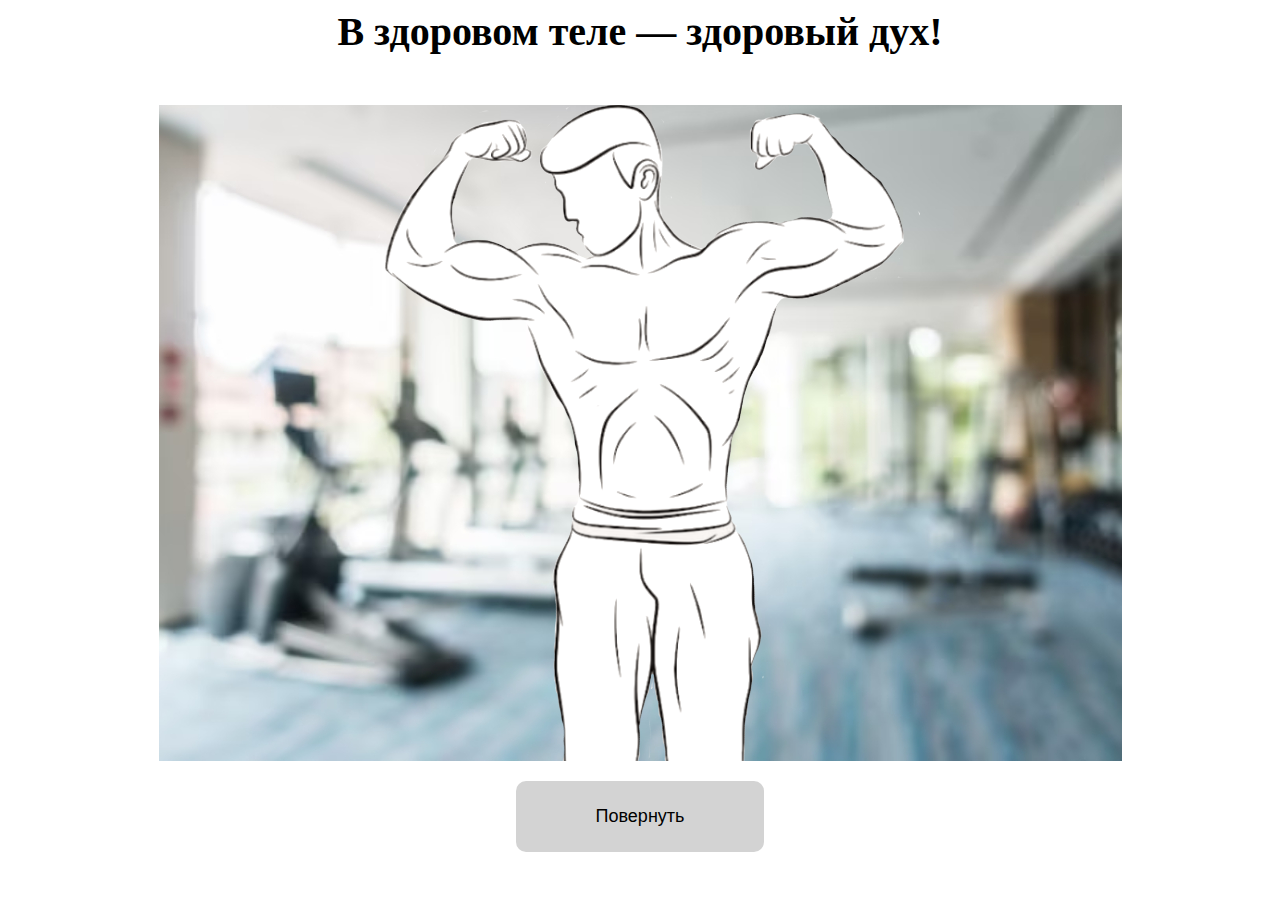
<file: index.html>
<!DOCTYPE html>
<html lang="ru">

<head>
	<link href="/assets/css/style.css" rel="stylesheet">
	<meta charset="utf-8">
	<meta name="viewport" content="width=device-width, initial-scale=1.0">
	<title>Тренажеры</title>
</head>

<body>
	<header>
		<div class="container">
			<div class="header-title"><b>В здоровом теле — здоровый дух!</b></div>
		</div>
	</header>
	<main>
		<div class="container">
			<div class="main-block-gym">
				<div class="image-men-back" id="back">
					<div class="button-back">
						<a href="/back.html" class="btn-back"></a>
					</div>
				</div>
				<div class="image-men-face" id="face">
					<div class="button-face">
						<a href="/breast.html" class="breast"><img src="/assets/img/breast.png" alt="грудь"></a>
						<a href="/triceps.html" class="triceps"><img src="/assets/img/triceps.png" alt="трицепс"></a>
						<a href="/legs.html" class="legs"><img src="/assets/img/legs.png" alt="ноги"></a>
					</div>
				</div>
				<div class="button-switching">
					<input type="button" class="switching" id="push" value="Повернуть"></input>
				</div>
			</div>
		</div>
	</main>
	<footer>
		<div class="container">

		</div>
	</footer>
	<script src="/assets/js/script.js"></script>
</body>

</html>
</file>
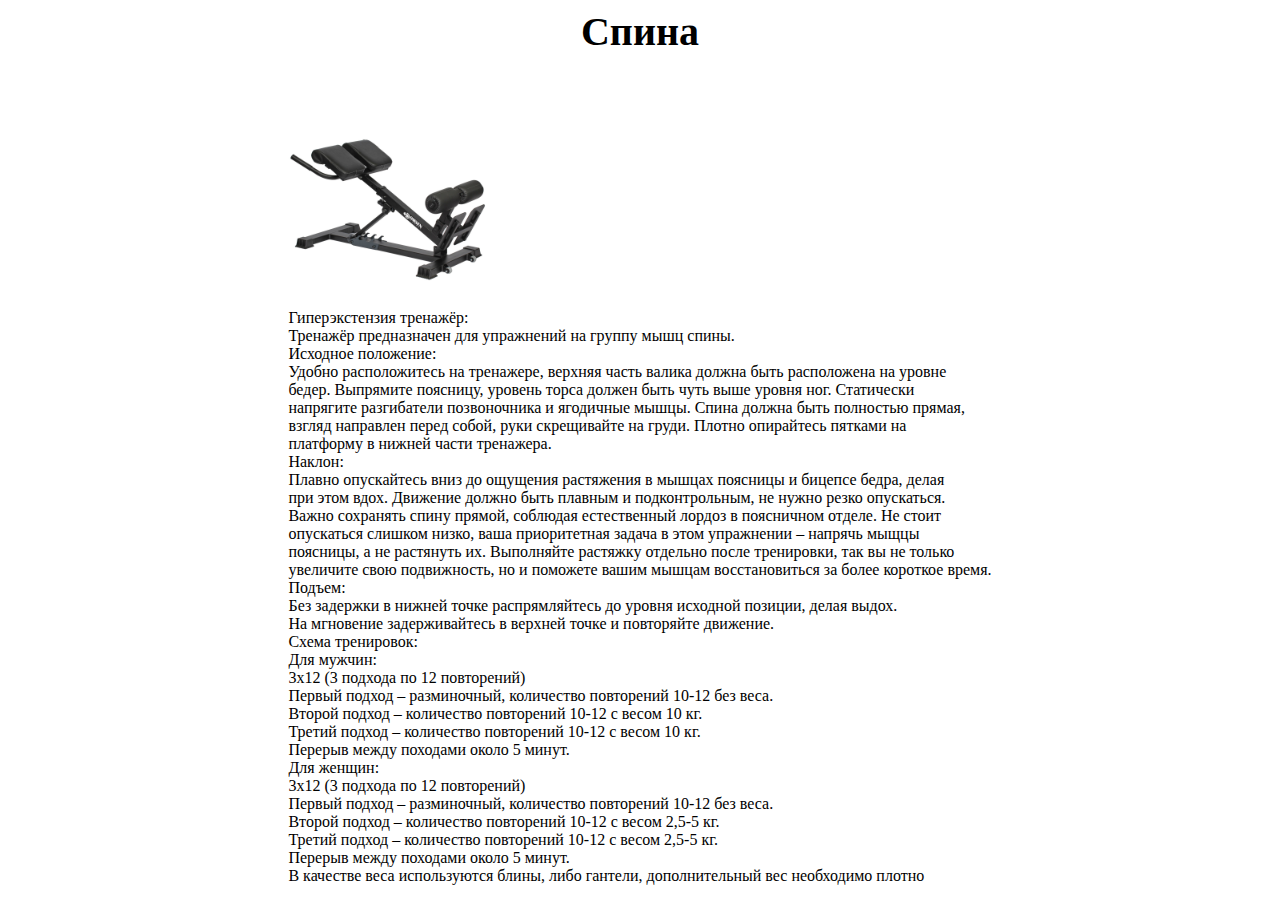
<file: back.html>
<!DOCTYPE html>
<html lang="ru">

<head>
	<link href="/assets/css/back.css" rel="stylesheet">
	<meta charset="utf-8">
	<meta name="viewport" content="width=device-width, initial-scale=1.0">
	<title>Спина</title>

</head>

<body>
	<header>
		<div class="container">
			<div class="header-title"><b>Спина</b></div>
		</div>
	</header>
	<main>
		<div class="container">
			<img src="/assets/img/gyper.jpg" alt="гиперэкстензия" class="image-gyper">
			<br>
			Гиперэкстензия тренажёр:<br>
			Тренажёр предназначен для упражнений на группу мышц спины.<br>
			Исходное положение:<br>
			Удобно расположитесь на тренажере, верхняя часть валика должна быть расположена на уровне <br>
			бедер. Выпрямите поясницу, уровень торса должен быть чуть выше уровня ног. Статически <br>
			напрягите разгибатели позвоночника и ягодичные мышцы. Спина должна быть полностью прямая, <br>
			взгляд направлен перед собой, руки скрещивайте на груди. Плотно опирайтесь пятками на <br>
			платформу в нижней части тренажера.<br>
			Наклон:<br>
			Плавно опускайтесь вниз до ощущения растяжения в мышцах поясницы и бицепсе бедра, делая <br>
			при этом вдох. Движение должно быть плавным и подконтрольным, не нужно резко опускаться. <br>
			Важно сохранять спину прямой, соблюдая естественный лордоз в поясничном отделе. Не стоит <br>
			опускаться слишком низко, ваша приоритетная задача в этом упражнении – напрячь мыщцы <br>
			поясницы, а не растянуть их. Выполняйте растяжку отдельно после тренировки, так вы не только <br>
			увеличите свою подвижность, но и поможете вашим мышцам восстановиться за более короткое время.<br>
			Подъем:<br>
			Без задержки в нижней точке распрямляйтесь до уровня исходной позиции, делая выдох. <br>
			На мгновение задерживайтесь в верхней точке и повторяйте движение.<br>
			Схема тренировок:<br>
			Для мужчин:<br>
			3x12 (3 подхода по 12 повторений)<br>
			Первый подход – разминочный, количество повторений 10-12 без веса.<br>
			Второй подход – количество повторений 10-12 с весом 10 кг.<br>
			Третий подход – количество повторений 10-12 с весом 10 кг.<br>
			Перерыв между походами около 5 минут.<br>
			Для женщин:<br>
			3x12 (3 подхода по 12 повторений)<br>
			Первый подход – разминочный, количество повторений 10-12 без веса.<br>
			Второй подход – количество повторений 10-12 с весом 2,5-5 кг.<br>
			Третий подход – количество повторений 10-12 с весом 2,5-5 кг.<br>
			Перерыв между походами около 5 минут.<br>
			В качестве веса используются блины, либо гантели, дополнительный вес необходимо плотно 
		</div>
	</main>
	<footer>
		<div class="container">

		</div>
	</footer>
</body>

</html>
</file>
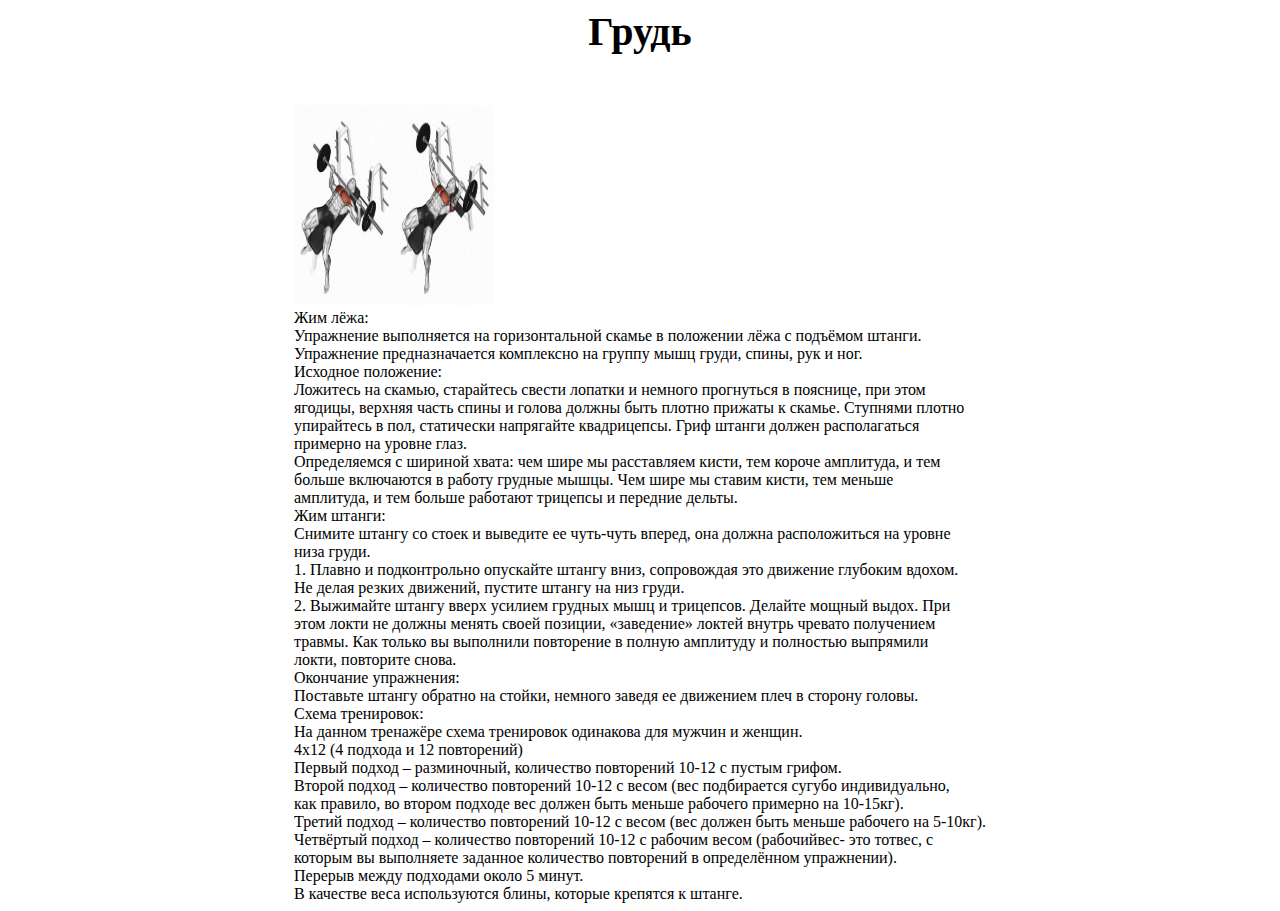
<file: breast.html>
<!DOCTYPE html>
<html lang="ru">

<head>
	<link href="/assets/css/back.css" rel="stylesheet">
	<meta charset="utf-8">
	<meta name="viewport" content="width=device-width, initial-scale=1.0">
	<title>Грудь</title>

</head>

<body>
	<header>
		<div class="container">
			<div class="header-title"><b>Грудь</b></div>
		</div>
	</header>
	<main>
		<div class="container">
			<img src="/assets/img/breast.jpg" alt="Жим" class="image-gyper">
			<br>
			Жим лёжа:<br>
			Упражнение выполняется на горизонтальной скамье в положении лёжа с подъёмом штанги. <br>
			Упражнение предназначается комплексно на группу мышц груди, спины, рук и ног.<br>
			Исходное положение:<br>
			Ложитесь на скамью, старайтесь свести лопатки и немного прогнуться в пояснице, при этом <br>
			ягодицы, верхняя часть спины и голова должны быть плотно прижаты к скамье. Ступнями плотно <br>
			упирайтесь в пол, статически напрягайте квадрицепсы. Гриф штанги должен располагаться <br>
			примерно на уровне глаз.<br>
			Определяемся с шириной хвата: чем шире мы расставляем кисти, тем короче амплитуда, и тем <br>
			больше включаются в работу грудные мышцы. Чем шире мы ставим кисти, тем меньше <br>
			амплитуда, и тем больше работают трицепсы и передние дельты.<br>
			Жим штанги:<br>
			Снимите штангу со стоек и выведите ее чуть-чуть вперед, она должна расположиться на уровне <br>
			низа груди.<br>
			1. Плавно и подконтрольно опускайте штангу вниз, сопровождая это движение глубоким вдохом. <br>
			Не делая резких движений, пустите штангу на низ груди. <br>
			2. Выжимайте штангу вверх усилием грудных мышц и трицепсов. Делайте мощный выдох. При <br>
			этом локти не должны менять своей позиции, «заведение» локтей внутрь чревато получением <br>
			травмы. Как только вы выполнили повторение в полную амплитуду и полностью выпрямили <br>
			локти, повторите снова.<br>
			Окончание упражнения:<br>
			Поставьте штангу обратно на стойки, немного заведя ее движением плеч в сторону головы.<br>
			Схема тренировок:<br>
			На данном тренажёре схема тренировок одинакова для мужчин и женщин.<br>
			4x12 (4 подхода и 12 повторений)<br>
			Первый подход – разминочный, количество повторений 10-12 с пустым грифом.<br>
			Второй подход – количество повторений 10-12 с весом (вес подбирается сугубо индивидуально, <br>
			как правило, во втором подходе вес должен быть меньше рабочего примерно на 10-15кг).<br>
			Третий подход – количество повторений 10-12 с весом (вес должен быть меньше рабочего на 5-10кг).<br>
			Четвёртый подход – количество повторений 10-12 с рабочим весом (рабочийвес- это тотвес, с<br> 
			которым вы выполняете заданное количество повторений в определённом упражнении).<br>
			Перерыв между подходами около 5 минут.<br>
			В качестве веса используются блины, которые крепятся к штанге.
		</div>
	</main>
	<footer>
		<div class="container">

		</div>
	</footer>
</body>

</html>
</file>
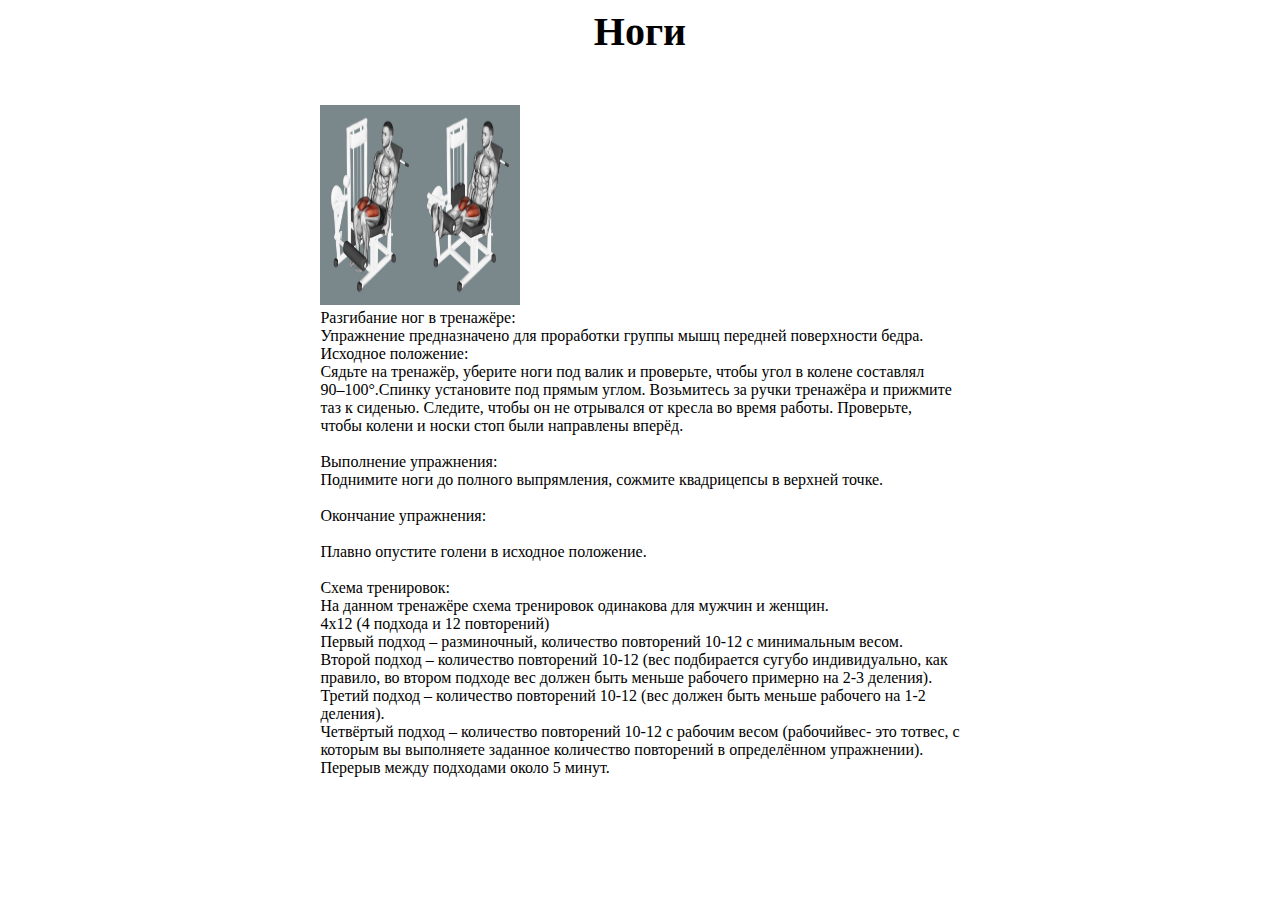
<file: legs.html>
<!DOCTYPE html>
<html lang="ru">

<head>
	<link href="/assets/css/back.css" rel="stylesheet">
	<meta charset="utf-8">
	<meta name="viewport" content="width=device-width, initial-scale=1.0">
	<title>Ноги</title>

</head>

<body>
	<header>
		<div class="container">
			<div class="header-title"><b>Ноги</b></div>
		</div>
	</header>
	<main>
		<div class="container">
			<img src="/assets/img/legs.jpg" alt="Жим" class="image-gyper">
			<br>
			Разгибание ног в тренажёре:<br>
			Упражнение предназначено для проработки группы мышц передней поверхности бедра.<br>
			Исходное положение:<br>
			Сядьте на тренажёр, уберите ноги под валик и проверьте, чтобы угол в колене составлял <br>
			90–100°.Спинку установите под прямым углом. Возьмитесь за ручки тренажёра и прижмите <br>
			таз к сиденью. Следите, чтобы он не отрывался от кресла во время работы. Проверьте, <br>
			чтобы колени и носки стоп были направлены вперёд.<br>
			<br>
			Выполнение упражнения:<br>
			Поднимите ноги до полного выпрямления, сожмите квадрицепсы в верхней точке.<br>
			<br>
			Окончание упражнения:<br>
			<br>
			Плавно опустите голени в исходное положение.<br>
			<br>
			Схема тренировок:<br>
			На данном тренажёре схема тренировок одинакова для мужчин и женщин.<br>
			4x12 (4 подхода и 12 повторений)<br>
			Первый подход – разминочный, количество повторений 10-12 с минимальным весом.<br>
			Второй подход – количество повторений 10-12 (вес подбирается сугубо индивидуально, как <br>
			правило, во втором подходе вес должен быть меньше рабочего примерно на 2-3 деления).<br>
			Третий подход – количество повторений 10-12 (вес должен быть меньше рабочего на 1-2 <br>
			деления).<br>
			Четвёртый подход – количество повторений 10-12 с рабочим весом (рабочийвес- это тотвес, с <br>
			которым вы выполняете заданное количество повторений в определённом упражнении).<br>
			Перерыв между подходами около 5 минут.<br>

		</div>
	</main>
	<footer>
		<div class="container">

		</div>
	</footer>
</body>

</html>
</file>
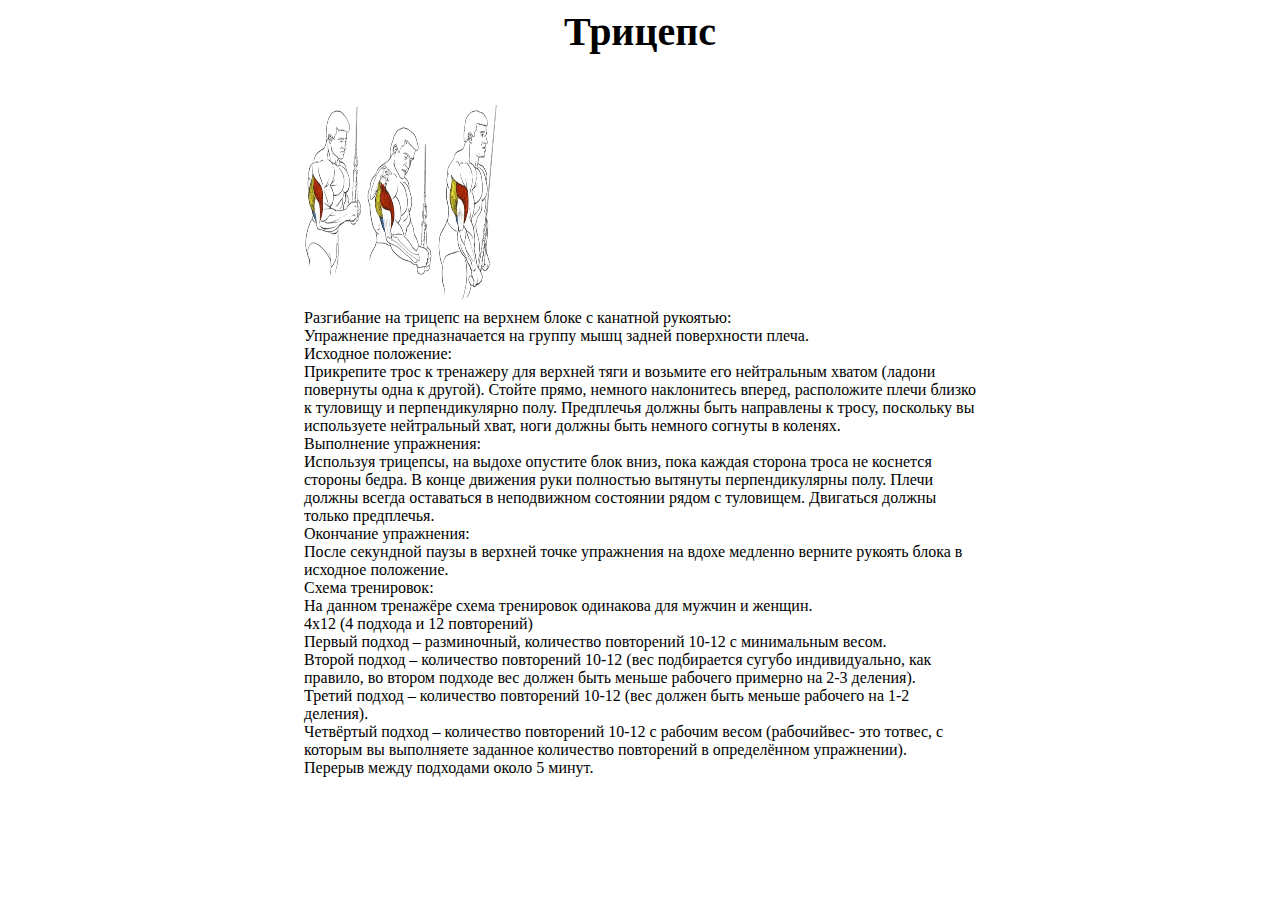
<file: triceps.html>
<!DOCTYPE html>
<html lang="ru">

<head>
	<link href="/assets/css/back.css" rel="stylesheet">
	<meta charset="utf-8">
	<meta name="viewport" content="width=device-width, initial-scale=1.0">
	<title>Трицепс</title>

</head>

<body>
	<header>
		<div class="container">
			<div class="header-title"><b>Трицепс</b></div>
		</div>
	</header>
	<main>
		<div class="container">
			<img src="/assets/img/triceps.gif" alt="Жим" class="image-gyper">
			<br>
			Разгибание на трицепс на верхнем блоке с канатной рукоятью:<br>
			Упражнение предназначается на группу мышц задней поверхности плеча.<br>
			Исходное положение:<br>
			Прикрепите трос к тренажеру для верхней тяги и возьмите его нейтральным хватом (ладони <br>
			повернуты одна к другой). Стойте прямо, немного наклонитесь вперед, расположите плечи близко <br>
			к туловищу и перпендикулярно полу. Предплечья должны быть направлены к тросу, поскольку вы <br>
			используете нейтральный хват, ноги должны быть немного согнуты в коленях.<br>
			Выполнение упражнения:<br>
			Используя трицепсы, на выдохе опустите блок вниз, пока каждая сторона троса не коснется <br>
			стороны бедра. В конце движения руки полностью вытянуты перпендикулярны полу. Плечи <br>
			должны всегда оставаться в неподвижном состоянии рядом с туловищем. Двигаться должны <br>
			только предплечья.<br>
			Окончание упражнения:<br>
			После секундной паузы в верхней точке упражнения на вдохе медленно верните рукоять блока в <br>
			исходное положение.<br>
			Схема тренировок:<br>
			На данном тренажёре схема тренировок одинакова для мужчин и женщин.<br>
			4x12 (4 подхода и 12 повторений)<br>
			Первый подход – разминочный, количество повторений 10-12 с минимальным весом.<br>
			Второй подход – количество повторений 10-12 (вес подбирается сугубо индивидуально, как <br>
			правило, во втором подходе вес должен быть меньше рабочего примерно на 2-3 деления).<br>
			Третий подход – количество повторений 10-12 (вес должен быть меньше рабочего на 1-2 <br>
			деления).<br>
			Четвёртый подход – количество повторений 10-12 с рабочим весом (рабочийвес- это тотвес, с <br>
			которым вы выполняете заданное количество повторений в определённом упражнении).<br>
			Перерыв между подходами около 5 минут.<br>
		</div>
	</main>
	<footer>
		<div class="container">

		</div>
	</footer>
</body>

</html>
</file>
<file: assets/css/style.css>
.container {
	margin: 0 auto;
	max-width: 1350px;
}

.header-title {
	font-size: 40px;
	text-align: center;
}

main {
	display: flex;
	align-items: center;
	margin-top: 50px;
}

.main-block-gym {
	background-image: url(/assets/img/gym.png);
	background-repeat: no-repeat;
	width: 963px;
	height: 656px;
}

.image-men-back {
	margin-left: auto;
	margin-right: auto;
	background-image: url(/assets/img/back-men.png);
	background-repeat: no-repeat;
	background-size: cover;
	width: 560px;
	height: 656px;
	display: none;
}

.button-back {
	display: flex;
	padding-top: 170px;
	justify-content: center;
}

.btn-back {
	background: rgb(255,255,255);
	background: radial-gradient(circle, rgba(255,255,255,1) 0%, rgba(255,0,0,1) 0%, rgba(255,38,38,1) 30%, rgba(255,255,255,1) 100%);
	border-radius: 50%;
    padding: 75px 75px;
    text-decoration: none;
	opacity: 0;
	transition: all 0.7s ease;
}

.btn-back:hover {
	opacity: 1;
}

.image-men-face {
	margin-left: auto;
	margin-right: auto;
	background-image: url(/assets/img/men.png);
	background-repeat: no-repeat;
	background-size: cover;
	width: 560px;
	height: 656px;
}

.breast {
	position: absolute;
	margin-top: 170px;
	margin-left: 180px;
	opacity: 0;
	transition: all 0.7s ease;
}

.breast:hover {
	opacity: 1;
}

.triceps {
	position: absolute;
	margin-top: 135px;
	margin-left: 55px;
	opacity: 0;
	transition: all 0.7s ease;
}

.triceps:hover {
	opacity: 1;
}

.legs {
	position: absolute;
	margin-top: 450px;
	margin-left: 200px;
	opacity: 0;
	transition: all 0.7s ease;
}

.legs:hover {
	opacity: 1;
}

.button-switching {
	min-height: 100px;
	margin-top: 20px;
	text-align: center;
	font-size: 10px;
}

.switching {
	background-color: lightgrey;
	cursor: pointer;
	border: none;
	padding: 25px 80px;
	border-radius: 10px;
	transition: all 0.7s ease;
	font-size: 18px;
}

.switching:hover {
	background-color: lightblue;
}
</file>
<file: assets/css/back.css>
.container {
	margin: 0 auto;
	max-width: 1350px;
}

.header-title {
	font-size: 40px;
	text-align: center;
}

main {
	display: flex;
	align-items: center;
	margin-top: 50px;
}

.image-gyper {
	height: 200px;
	width: 200px;
}
</file>
